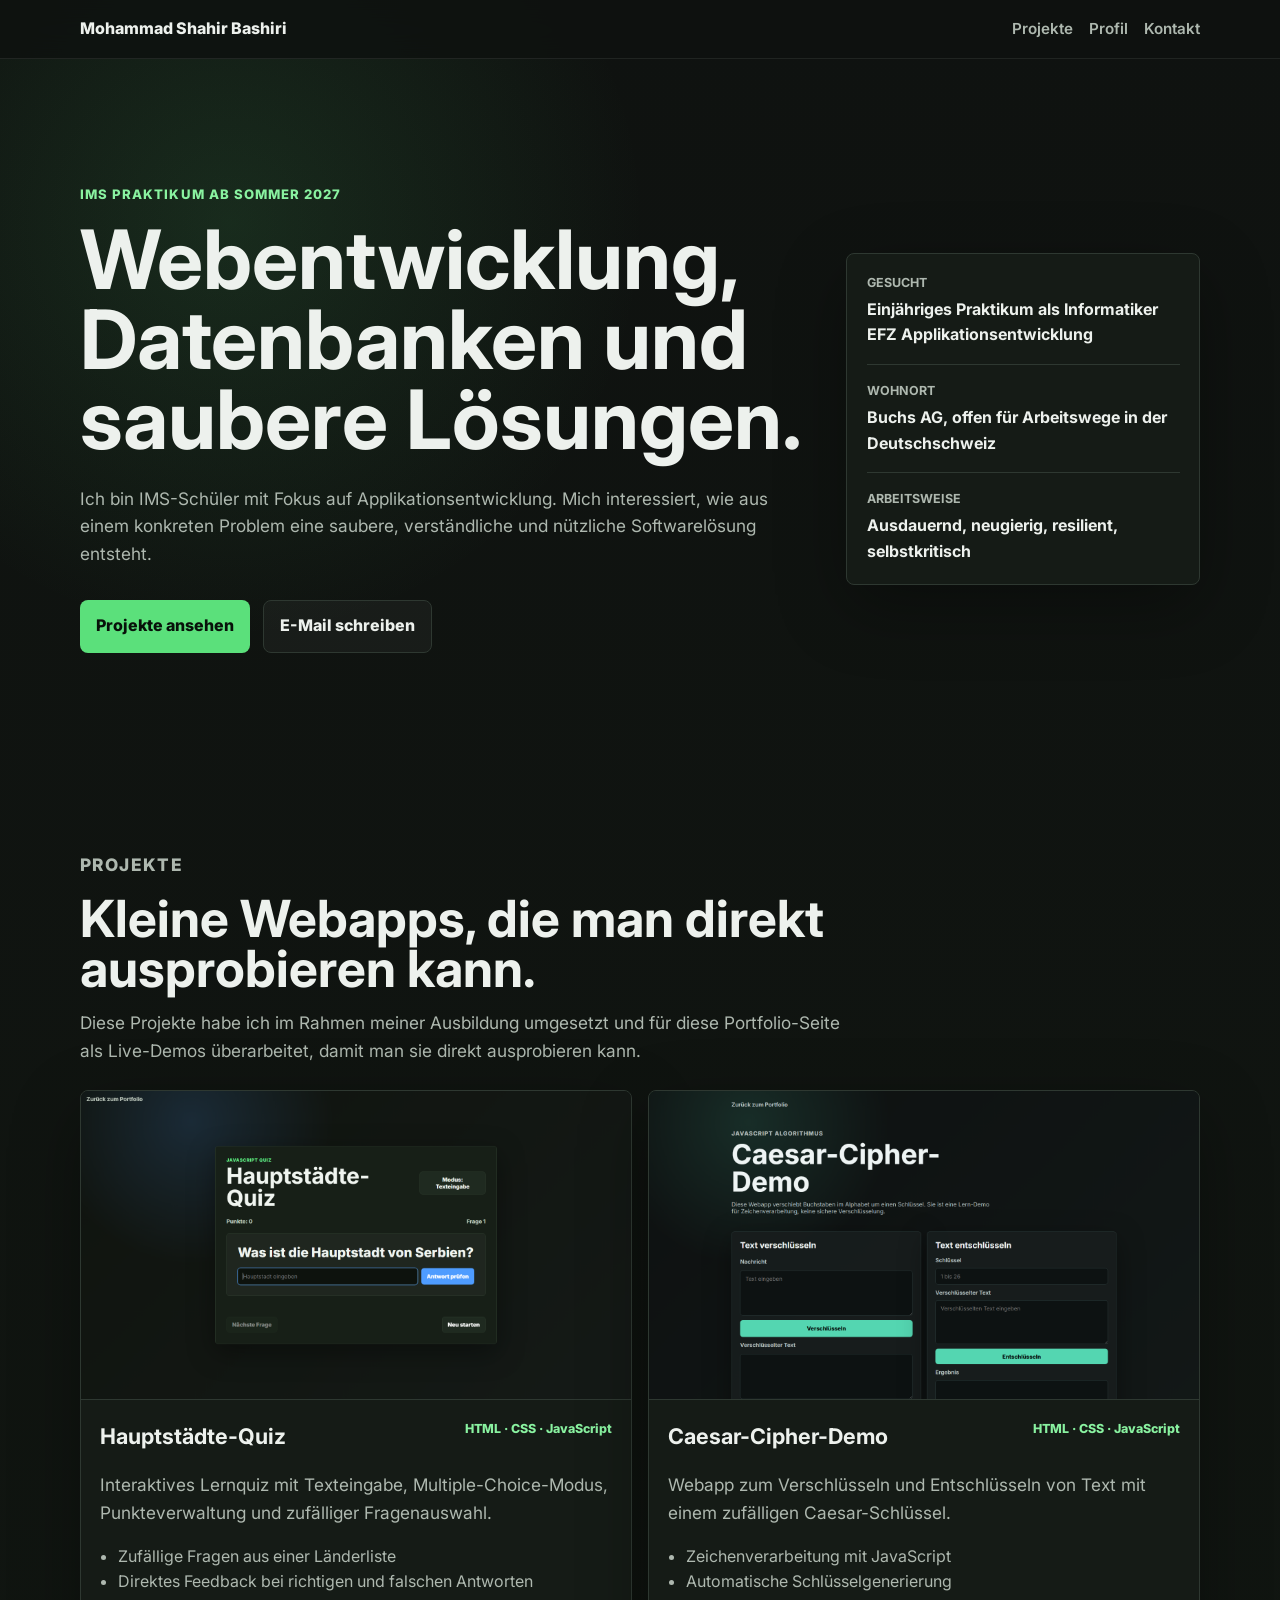
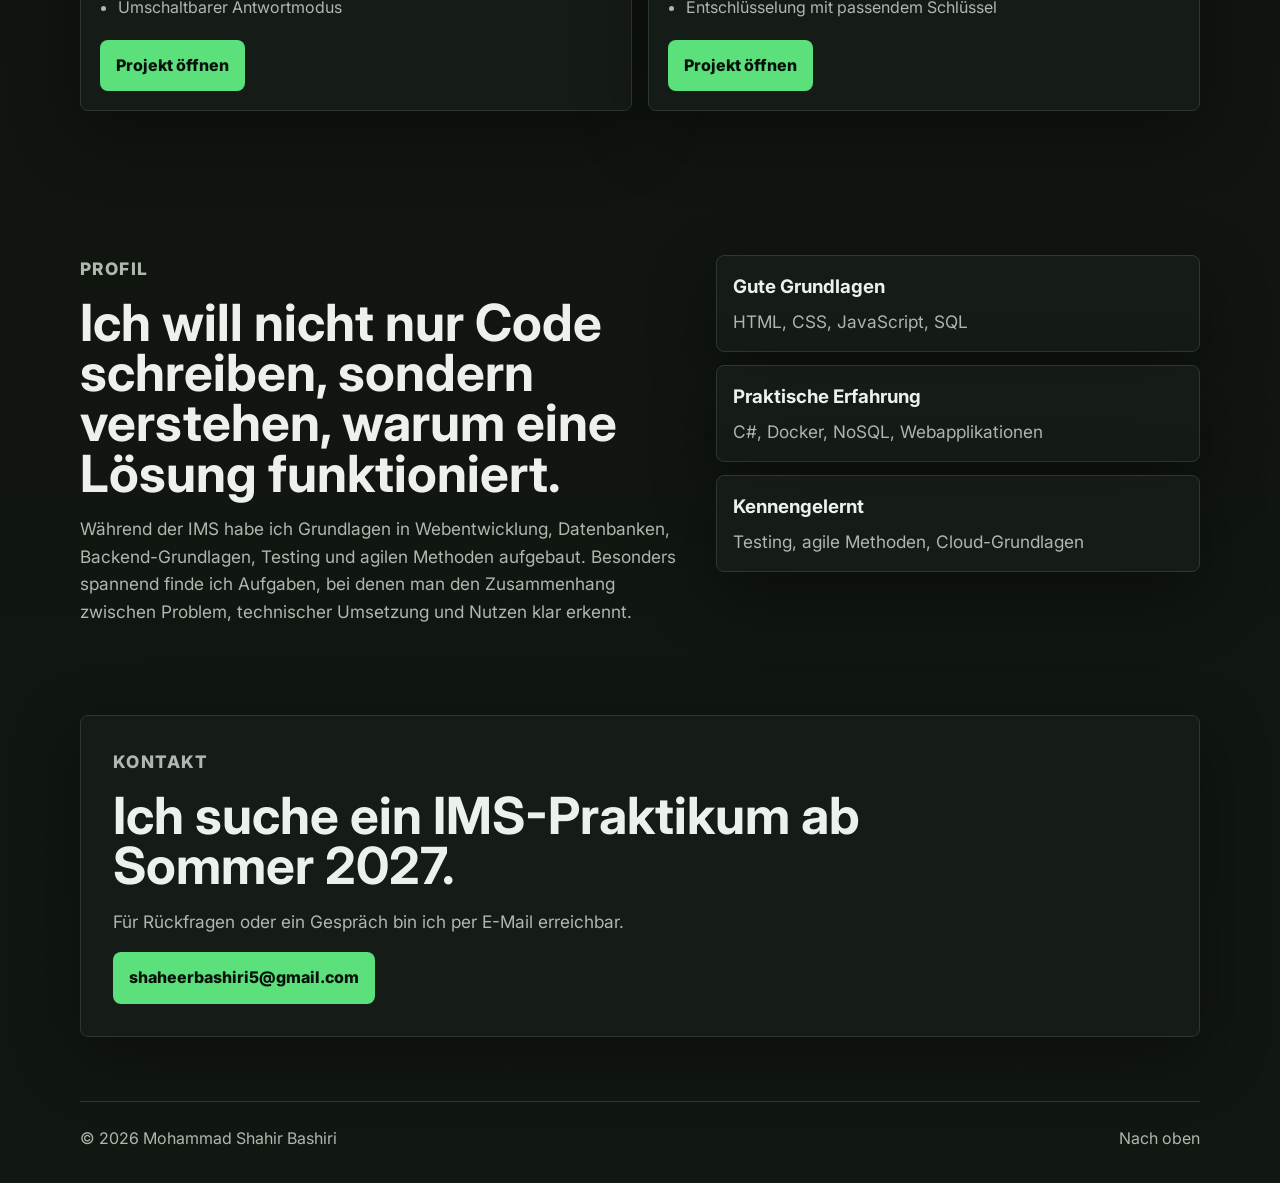
<file: index.html>
<!DOCTYPE html>
<html lang="de">
<head>
  <meta charset="UTF-8">
  <meta name="viewport" content="width=device-width, initial-scale=1.0">
  <meta name="description" content="Portfolio von Mohammad Shahir Bashiri, IMS-Schueler mit Fokus auf Applikationsentwicklung, Webentwicklung und Datenbanken.">
  <title>Mohammad Shahir Bashiri | Portfolio</title>
  <link rel="preconnect" href="https://fonts.googleapis.com">
  <link rel="preconnect" href="https://fonts.gstatic.com" crossorigin>
  <link href="https://fonts.googleapis.com/css2?family=Inter:wght@400;500;600;700;800&display=swap" rel="stylesheet">
  <link rel="stylesheet" href="style.css">
</head>
<body>
  <header class="site-header">
    <nav class="nav">
      <a class="brand" href="#start">Mohammad Shahir Bashiri</a>
      <button class="menu-button" type="button" aria-expanded="false" aria-controls="site-menu">Menü</button>
      <div class="nav-links" id="site-menu">
        <a href="#projekte">Projekte</a>
        <a href="#profil">Profil</a>
        <a href="#kontakt">Kontakt</a>
      </div>
    </nav>
  </header>

  <main>
    <section class="hero" id="start">
      <div class="hero-text">
        <p class="eyebrow">IMS Praktikum ab Sommer 2027</p>
        <h1>Webentwicklung, Datenbanken und saubere Lösungen.</h1>
        <p class="lead">
          Ich bin IMS-Schüler mit Fokus auf Applikationsentwicklung. Mich interessiert, wie aus einem konkreten Problem eine saubere, verständliche und nützliche Softwarelösung entsteht.
        </p>
        <div class="hero-actions">
          <a class="button primary" href="#projekte">Projekte ansehen</a>
          <a class="button secondary" href="mailto:shaheerbashiri5@gmail.com">E-Mail schreiben</a>
        </div>
      </div>

      <aside class="profile-panel" aria-label="Kurzprofil">
        <div>
          <span class="panel-label">Gesucht</span>
          <strong>Einjähriges Praktikum als Informatiker EFZ Applikationsentwicklung</strong>
        </div>
        <div>
          <span class="panel-label">Wohnort</span>
          <strong>Buchs AG, offen für Arbeitswege in der Deutschschweiz</strong>
        </div>
        <div>
          <span class="panel-label">Arbeitsweise</span>
          <strong>Ausdauernd, neugierig, resilient, selbstkritisch</strong>
        </div>
      </aside>
    </section>

    <section class="section" id="projekte">
      <div class="section-heading">
        <p class="eyebrow">Projekte</p>
        <h2>Kleine Webapps, die man direkt ausprobieren kann.</h2>
        <p class="section-intro">
          Diese Projekte habe ich im Rahmen meiner Ausbildung umgesetzt und für diese Portfolio-Seite als Live-Demos überarbeitet, damit man sie direkt ausprobieren kann.
        </p>
      </div>

      <div class="project-grid">
        <article class="project-card">
          <img src="assets/hauptstaedte-quiz.png" alt="Screenshot des Hauptstädte-Quiz">
          <div class="project-content">
            <div class="project-topline">
              <h3>Hauptstädte-Quiz</h3>
              <span>HTML · CSS · JavaScript</span>
            </div>
            <p>
              Interaktives Lernquiz mit Texteingabe, Multiple-Choice-Modus, Punkteverwaltung und zufälliger Fragenauswahl.
            </p>
            <ul>
              <li>Zufällige Fragen aus einer Länderliste</li>
              <li>Direktes Feedback bei richtigen und falschen Antworten</li>
              <li>Umschaltbarer Antwortmodus</li>
            </ul>
            <a class="project-link" href="projects/hauptstaedte-quiz/">Projekt öffnen</a>
          </div>
        </article>

        <article class="project-card">
          <img src="assets/caesar-cipher.png" alt="Screenshot der Caesar-Cipher-Demo">
          <div class="project-content">
            <div class="project-topline">
              <h3>Caesar-Cipher-Demo</h3>
              <span>HTML · CSS · JavaScript</span>
            </div>
            <p>
              Webapp zum Verschlüsseln und Entschlüsseln von Text mit einem zufälligen Caesar-Schlüssel.
            </p>
            <ul>
              <li>Zeichenverarbeitung mit JavaScript</li>
              <li>Automatische Schlüsselgenerierung</li>
              <li>Entschlüsselung mit passendem Schlüssel</li>
            </ul>
            <a class="project-link" href="projects/caesar-cipher/">Projekt öffnen</a>
          </div>
        </article>
      </div>
    </section>

    <section class="section split" id="profil">
      <div>
        <p class="eyebrow">Profil</p>
        <h2>Ich will nicht nur Code schreiben, sondern verstehen, warum eine Lösung funktioniert.</h2>
        <p>
          Während der IMS habe ich Grundlagen in Webentwicklung, Datenbanken, Backend-Grundlagen, Testing und agilen Methoden aufgebaut. Besonders spannend finde ich Aufgaben, bei denen man den Zusammenhang zwischen Problem, technischer Umsetzung und Nutzen klar erkennt.
        </p>
      </div>

      <div class="skill-groups">
        <div class="skill-group">
          <h3>Gute Grundlagen</h3>
          <p>HTML, CSS, JavaScript, SQL</p>
        </div>
        <div class="skill-group">
          <h3>Praktische Erfahrung</h3>
          <p>C#, Docker, NoSQL, Webapplikationen</p>
        </div>
        <div class="skill-group">
          <h3>Kennengelernt</h3>
          <p>Testing, agile Methoden, Cloud-Grundlagen</p>
        </div>
      </div>
    </section>

    <section class="section contact" id="kontakt">
      <p class="eyebrow">Kontakt</p>
      <h2>Ich suche ein IMS-Praktikum ab Sommer 2027.</h2>
      <p>
        Für Rückfragen oder ein Gespräch bin ich per E-Mail erreichbar.
      </p>
      <a class="button primary" href="mailto:shaheerbashiri5@gmail.com">shaheerbashiri5@gmail.com</a>
    </section>
  </main>

  <footer class="footer">
    <span>© 2026 Mohammad Shahir Bashiri</span>
    <a href="#start">Nach oben</a>
  </footer>

  <script src="script.js"></script>
</body>
</html>
</file>
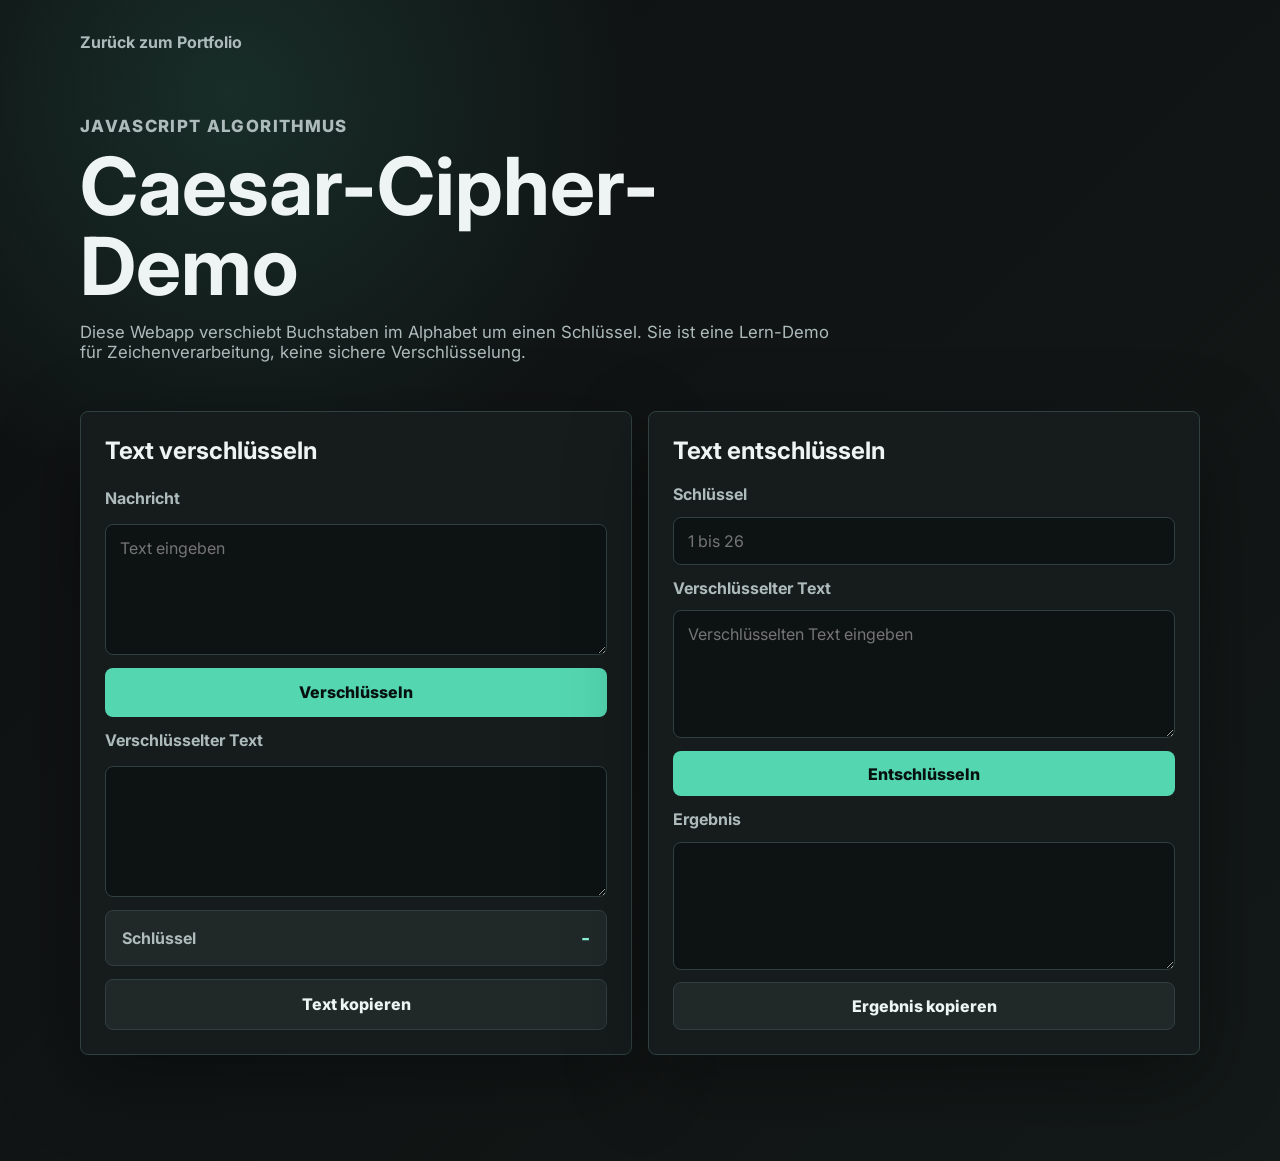
<file: projects/caesar-cipher/index.html>
<!DOCTYPE html>
<html lang="de">
<head>
  <meta charset="UTF-8">
  <meta name="viewport" content="width=device-width, initial-scale=1.0">
  <title>Caesar-Cipher-Demo | Mohammad Shahir Bashiri</title>
  <link rel="preconnect" href="https://fonts.googleapis.com">
  <link rel="preconnect" href="https://fonts.gstatic.com" crossorigin>
  <link href="https://fonts.googleapis.com/css2?family=Inter:wght@400;500;600;700;800&display=swap" rel="stylesheet">
  <link rel="stylesheet" href="style.css">
</head>
<body>
  <main class="cipher-shell">
    <a class="back-link" href="../../">Zurück zum Portfolio</a>

    <section class="intro">
      <p class="eyebrow">JavaScript Algorithmus</p>
      <h1>Caesar-Cipher-Demo</h1>
      <p>
        Diese Webapp verschiebt Buchstaben im Alphabet um einen Schlüssel. Sie ist eine Lern-Demo für Zeichenverarbeitung, keine sichere Verschlüsselung.
      </p>
    </section>

    <section class="cipher-grid">
      <form class="cipher-card" id="encodeForm">
        <h2>Text verschlüsseln</h2>
        <label for="plainText">Nachricht</label>
        <textarea id="plainText" rows="5" placeholder="Text eingeben"></textarea>
        <button type="submit">Verschlüsseln</button>

        <label for="encodedText">Verschlüsselter Text</label>
        <textarea id="encodedText" rows="5" readonly></textarea>

        <div class="key-row">
          <span>Schlüssel</span>
          <strong id="generatedKey">-</strong>
        </div>
        <button class="secondary" id="copyEncoded" type="button">Text kopieren</button>
      </form>

      <form class="cipher-card" id="decodeForm">
        <h2>Text entschlüsseln</h2>
        <label for="decodeKey">Schlüssel</label>
        <input id="decodeKey" type="number" min="1" max="26" placeholder="1 bis 26">

        <label for="cipherText">Verschlüsselter Text</label>
        <textarea id="cipherText" rows="5" placeholder="Verschlüsselten Text eingeben"></textarea>
        <button type="submit">Entschlüsseln</button>

        <label for="decodedText">Ergebnis</label>
        <textarea id="decodedText" rows="5" readonly></textarea>
        <button class="secondary" id="copyDecoded" type="button">Ergebnis kopieren</button>
      </form>
    </section>

    <p class="status" id="status"></p>
  </main>

  <script src="script.js"></script>
</body>
</html>
</file>
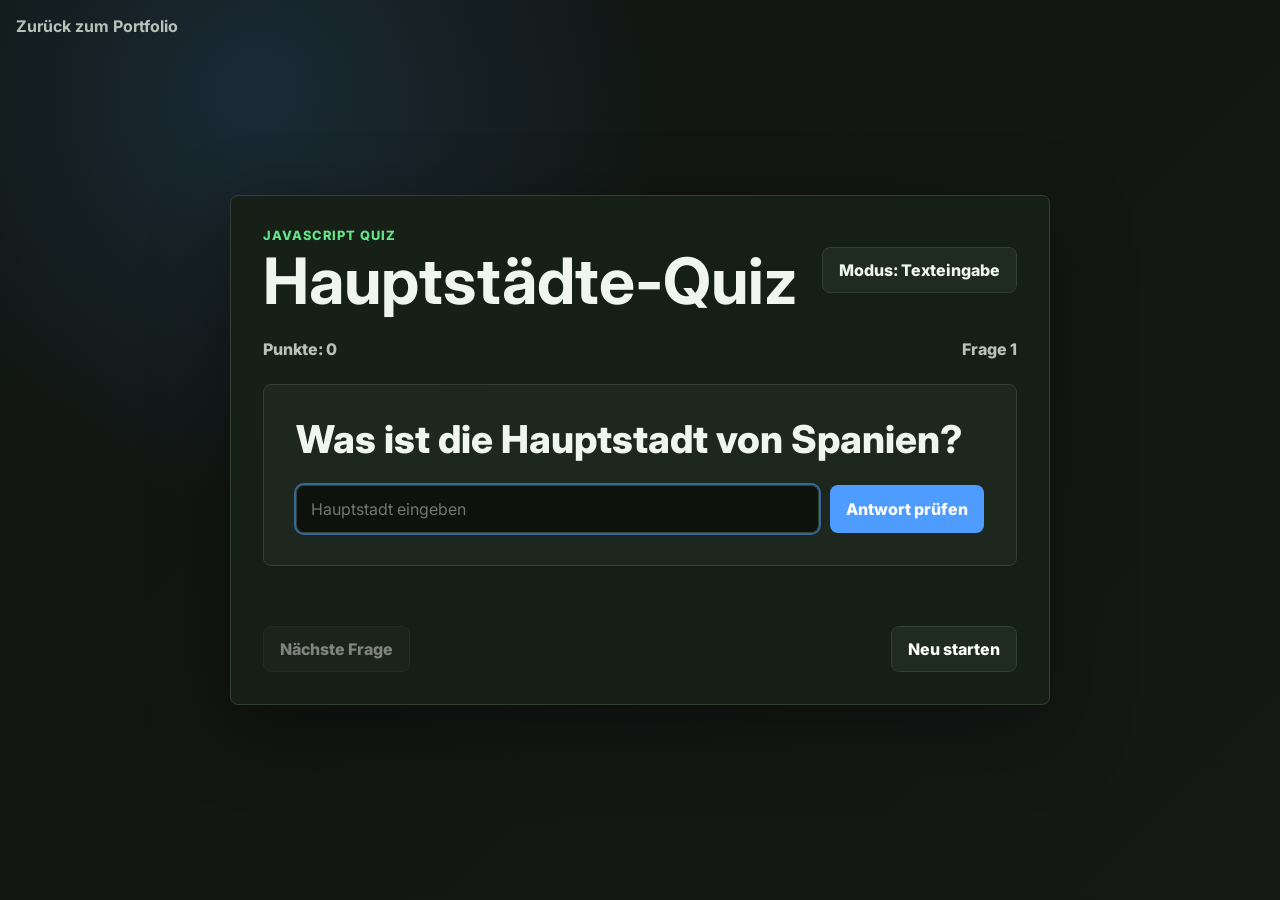
<file: projects/hauptstaedte-quiz/index.html>
<!DOCTYPE html>
<html lang="de">
<head>
  <meta charset="UTF-8">
  <meta name="viewport" content="width=device-width, initial-scale=1.0">
  <title>Hauptstädte-Quiz | Mohammad Shahir Bashiri</title>
  <link rel="preconnect" href="https://fonts.googleapis.com">
  <link rel="preconnect" href="https://fonts.gstatic.com" crossorigin>
  <link href="https://fonts.googleapis.com/css2?family=Inter:wght@400;500;600;700;800&display=swap" rel="stylesheet">
  <link rel="stylesheet" href="style.css">
</head>
<body>
  <main class="quiz-shell">
    <a class="back-link" href="../../">Zurück zum Portfolio</a>

    <section class="quiz-card">
      <div class="quiz-header">
        <div>
          <p class="eyebrow">JavaScript Quiz</p>
          <h1>Hauptstädte-Quiz</h1>
        </div>
        <button class="mode-button" id="modeButton" type="button">Modus: Texteingabe</button>
      </div>

      <div class="stats">
        <span id="score">Punkte: 0</span>
        <span id="progress">Frage 1</span>
      </div>

      <div class="question-box">
        <p id="question"></p>
        <div class="text-mode" id="textMode">
          <input type="text" id="answerInput" autocomplete="off" placeholder="Hauptstadt eingeben">
          <button id="checkButton" type="button">Antwort prüfen</button>
        </div>
        <div class="choice-grid is-hidden" id="choiceGrid"></div>
      </div>

      <p class="feedback" id="feedback"></p>

      <div class="actions">
        <button id="nextButton" type="button" disabled>Nächste Frage</button>
        <button id="restartButton" type="button">Neu starten</button>
      </div>
    </section>
  </main>

  <script src="script.js"></script>
</body>
</html>
</file>
<file: style.css>
:root {
  color-scheme: dark;
  --bg: #0f1210;
  --panel: #171c18;
  --panel-soft: #1d241f;
  --text: #edf1ed;
  --muted: #aeb8af;
  --line: #2e3831;
  --accent: #5be07b;
  --accent-strong: #89f2a0;
  --shadow: 0 22px 70px rgba(0, 0, 0, 0.32);
}

* {
  box-sizing: border-box;
}

html {
  scroll-behavior: smooth;
}

body {
  margin: 0;
  font-family: Inter, Arial, sans-serif;
  background:
    radial-gradient(circle at 18% 8%, rgba(91, 224, 123, 0.12), transparent 26rem),
    linear-gradient(180deg, #0f1210 0%, #111711 100%);
  color: var(--text);
  line-height: 1.6;
}

img {
  display: block;
  max-width: 100%;
}

a {
  color: inherit;
}

.site-header {
  position: sticky;
  top: 0;
  z-index: 20;
  border-bottom: 1px solid rgba(255, 255, 255, 0.08);
  background: rgba(15, 18, 16, 0.86);
  backdrop-filter: blur(16px);
}

.nav {
  display: flex;
  align-items: center;
  justify-content: space-between;
  gap: 1.5rem;
  width: min(1120px, calc(100% - 32px));
  margin: 0 auto;
  padding: 1rem 0;
}

.brand {
  font-weight: 800;
  text-decoration: none;
}

.nav-links {
  display: flex;
  align-items: center;
  gap: 1rem;
}

.nav-links a {
  color: var(--muted);
  font-size: 0.95rem;
  font-weight: 600;
  text-decoration: none;
}

.nav-links a:hover,
.footer a:hover {
  color: var(--accent-strong);
}

.menu-button {
  display: none;
  border: 1px solid var(--line);
  border-radius: 8px;
  background: var(--panel-soft);
  color: var(--text);
  padding: 0.55rem 0.8rem;
  font: inherit;
  font-weight: 700;
}

.hero,
.section {
  width: min(1120px, calc(100% - 32px));
  margin: 0 auto;
}

.hero {
  display: grid;
  grid-template-columns: minmax(0, 1.35fr) minmax(280px, 0.65fr);
  gap: 2rem;
  align-items: center;
  min-height: min(720px, calc(100vh - 66px));
  padding: 4.5rem 0;
}

.hero h1,
.section h2 {
  margin: 0;
  max-width: 780px;
  font-size: clamp(2.4rem, 6.4vw, 5.3rem);
  line-height: 0.98;
  letter-spacing: 0;
  overflow-wrap: normal;
  word-break: normal;
}

.section h2 {
  font-size: clamp(2rem, 4vw, 3.8rem);
}

.lead,
.section p {
  color: var(--muted);
  font-size: 1.08rem;
}

.lead {
  max-width: 720px;
  margin: 1.5rem 0 0;
}

.eyebrow {
  margin: 0 0 0.9rem;
  color: var(--accent-strong);
  font-size: 0.82rem;
  font-weight: 800;
  letter-spacing: 0.08em;
  text-transform: uppercase;
}

.hero-actions {
  display: flex;
  flex-wrap: wrap;
  gap: 0.8rem;
  margin-top: 2rem;
}

.button,
.project-link {
  display: inline-flex;
  align-items: center;
  justify-content: center;
  border-radius: 8px;
  padding: 0.8rem 1rem;
  font-weight: 800;
  text-decoration: none;
}

.button.primary,
.project-link {
  background: var(--accent);
  color: #08110a;
}

.button.secondary {
  border: 1px solid var(--line);
  color: var(--text);
  background: rgba(255, 255, 255, 0.04);
}

.button:hover,
.project-link:hover {
  transform: translateY(-1px);
}

.profile-panel,
.project-card,
.skill-group,
.contact {
  border: 1px solid var(--line);
  border-radius: 8px;
  background: rgba(23, 28, 24, 0.86);
  box-shadow: var(--shadow);
}

.profile-panel {
  display: grid;
  gap: 1rem;
  padding: 1.2rem;
}

.profile-panel div {
  border-bottom: 1px solid var(--line);
  padding-bottom: 1rem;
}

.profile-panel div:last-child {
  border-bottom: 0;
  padding-bottom: 0;
}

.panel-label {
  display: block;
  margin-bottom: 0.25rem;
  color: var(--muted);
  font-size: 0.78rem;
  font-weight: 700;
  text-transform: uppercase;
}

.profile-panel strong {
  font-size: 1rem;
}

.section {
  padding: 4.5rem 0;
}

.section-heading {
  margin-bottom: 1.6rem;
}

.section-intro {
  max-width: 760px;
  margin: 1rem 0 0;
}

.project-grid {
  display: grid;
  grid-template-columns: repeat(2, minmax(0, 1fr));
  gap: 1rem;
}

.project-card {
  overflow: hidden;
}

.project-card img {
  width: 100%;
  aspect-ratio: 16 / 9;
  object-fit: cover;
  border-bottom: 1px solid var(--line);
}

.project-content {
  padding: 1.2rem;
}

.project-topline {
  display: flex;
  align-items: start;
  justify-content: space-between;
  gap: 1rem;
}

.project-topline h3 {
  margin: 0;
  font-size: 1.35rem;
}

.project-topline span {
  color: var(--accent-strong);
  font-size: 0.78rem;
  font-weight: 800;
  white-space: nowrap;
}

.project-content ul {
  margin: 1rem 0 1.2rem;
  padding-left: 1.1rem;
  color: var(--muted);
}

.split {
  display: grid;
  grid-template-columns: minmax(0, 1fr) minmax(280px, 0.8fr);
  gap: 2rem;
  align-items: start;
}

.skill-groups {
  display: grid;
  gap: 0.8rem;
}

.skill-group {
  padding: 1rem;
}

.skill-group h3 {
  margin: 0 0 0.35rem;
}

.skill-group p {
  margin: 0;
}

.contact {
  margin-bottom: 4rem;
  padding: 2rem;
}

.contact h2 {
  margin-bottom: 1rem;
}

.footer {
  display: flex;
  justify-content: space-between;
  gap: 1rem;
  width: min(1120px, calc(100% - 32px));
  margin: 0 auto;
  border-top: 1px solid var(--line);
  padding: 1.5rem 0 2rem;
  color: var(--muted);
}

.footer a {
  text-decoration: none;
}

@media (max-width: 820px) {
  .menu-button {
    display: inline-flex;
  }

  .nav {
    align-items: flex-start;
  }

  .nav-links {
    display: none;
    position: absolute;
    top: 58px;
    right: 16px;
    left: 16px;
    flex-direction: column;
    align-items: stretch;
    border: 1px solid var(--line);
    border-radius: 8px;
    background: var(--panel);
    padding: 0.8rem;
  }

  .nav-links.is-open {
    display: flex;
  }

  .nav-links a {
    padding: 0.65rem;
  }

  .hero,
  .split,
  .project-grid {
    grid-template-columns: 1fr;
  }

  .hero {
    min-height: auto;
    padding-top: 4rem;
  }

  .project-topline {
    display: block;
  }

  .project-topline span {
    display: block;
    margin-top: 0.35rem;
    white-space: normal;
  }

  .footer {
    flex-direction: column;
  }
}

@media (max-width: 480px) {
  .hero h1 {
    font-size: clamp(1.9rem, 10vw, 2.25rem);
    line-height: 1.02;
    overflow-wrap: normal;
  }

  .hero-actions {
    display: grid;
    grid-template-columns: 1fr;
  }

  .button,
  .project-link {
    width: 100%;
  }
}
</file>
<file: projects/caesar-cipher/style.css>
:root {
  color-scheme: dark;
  --bg: #0e1111;
  --card: #171d1d;
  --card-soft: #202828;
  --text: #eef4f4;
  --muted: #aebbbb;
  --line: #304040;
  --accent: #54d6b1;
  --accent-strong: #8af0d3;
  --red: #ff7373;
}

* {
  box-sizing: border-box;
}

body {
  margin: 0;
  min-height: 100vh;
  font-family: Inter, Arial, sans-serif;
  background:
    radial-gradient(circle at 18% 8%, rgba(84, 214, 177, 0.14), transparent 26rem),
    linear-gradient(135deg, #0e1111, #131918);
  color: var(--text);
}

button,
textarea,
input {
  font: inherit;
}

.cipher-shell {
  width: min(1120px, calc(100% - 32px));
  margin: 0 auto;
  padding: 2rem 0 4rem;
}

.back-link {
  color: var(--muted);
  font-weight: 700;
  text-decoration: none;
}

.back-link:hover {
  color: var(--accent-strong);
}

.intro {
  max-width: 760px;
  padding: 4rem 0 2rem;
}

.eyebrow {
  margin: 0 0 0.6rem;
  color: var(--accent-strong);
  font-size: 0.8rem;
  font-weight: 800;
  letter-spacing: 0.08em;
  text-transform: uppercase;
}

h1 {
  margin: 0;
  font-size: clamp(2.4rem, 7vw, 5rem);
  line-height: 1;
}

.intro p,
.status {
  color: var(--muted);
  font-size: 1.05rem;
}

.cipher-grid {
  display: grid;
  grid-template-columns: repeat(2, minmax(0, 1fr));
  gap: 1rem;
}

.cipher-card {
  display: grid;
  gap: 0.8rem;
  border: 1px solid var(--line);
  border-radius: 8px;
  background: rgba(23, 29, 29, 0.94);
  box-shadow: 0 24px 80px rgba(0, 0, 0, 0.36);
  padding: clamp(1rem, 3vw, 1.5rem);
}

.cipher-card h2 {
  margin: 0 0 0.4rem;
}

label {
  color: var(--muted);
  font-weight: 700;
}

textarea,
input {
  width: 100%;
  border: 1px solid var(--line);
  border-radius: 8px;
  background: #0d1212;
  color: var(--text);
  padding: 0.8rem 0.9rem;
}

textarea {
  resize: vertical;
}

textarea:focus,
input:focus {
  outline: 2px solid rgba(84, 214, 177, 0.5);
}

button {
  border: 0;
  border-radius: 8px;
  background: var(--accent);
  color: #06100d;
  cursor: pointer;
  font-weight: 800;
  padding: 0.8rem 1rem;
}

button.secondary {
  border: 1px solid var(--line);
  background: var(--card-soft);
  color: var(--text);
}

button:hover {
  transform: translateY(-1px);
}

.key-row {
  display: flex;
  align-items: center;
  justify-content: space-between;
  gap: 1rem;
  border: 1px solid var(--line);
  border-radius: 8px;
  background: var(--card-soft);
  padding: 0.85rem 1rem;
}

.key-row span {
  color: var(--muted);
  font-weight: 700;
}

.key-row strong {
  color: var(--accent-strong);
  font-size: 1.25rem;
}

.status {
  min-height: 1.6rem;
  margin: 1rem 0 0;
  font-weight: 800;
}

.status.error {
  color: var(--red);
}

.status.good {
  color: var(--accent-strong);
}

@media (max-width: 760px) {
  .cipher-grid {
    grid-template-columns: 1fr;
  }

  .intro {
    padding-top: 3rem;
  }
}
</file>
<file: projects/hauptstaedte-quiz/style.css>
:root {
  color-scheme: dark;
  --bg: #10140f;
  --card: #172017;
  --card-soft: #1f2a20;
  --text: #f0f5f0;
  --muted: #b8c3b8;
  --line: #314031;
  --blue: #4e9cff;
  --green: #65e589;
  --red: #ff6d6d;
}

* {
  box-sizing: border-box;
}

body {
  margin: 0;
  min-height: 100vh;
  font-family: Inter, Arial, sans-serif;
  background:
    radial-gradient(circle at 20% 10%, rgba(78, 156, 255, 0.16), transparent 26rem),
    linear-gradient(135deg, #10140f, #151a17);
  color: var(--text);
}

button,
input {
  font: inherit;
}

.quiz-shell {
  display: grid;
  place-items: center;
  min-height: 100vh;
  padding: 2rem 1rem;
}

.back-link {
  position: fixed;
  top: 1rem;
  left: 1rem;
  color: var(--muted);
  font-weight: 700;
  text-decoration: none;
}

.back-link:hover {
  color: var(--green);
}

.quiz-card {
  width: min(820px, 100%);
  border: 1px solid var(--line);
  border-radius: 8px;
  background: rgba(23, 32, 23, 0.94);
  box-shadow: 0 24px 80px rgba(0, 0, 0, 0.38);
  padding: clamp(1rem, 4vw, 2rem);
}

.quiz-header,
.stats,
.actions {
  display: flex;
  align-items: center;
  justify-content: space-between;
  gap: 1rem;
}

.eyebrow {
  margin: 0 0 0.4rem;
  color: var(--green);
  font-size: 0.8rem;
  font-weight: 800;
  letter-spacing: 0.08em;
  text-transform: uppercase;
}

h1 {
  margin: 0;
  font-size: clamp(2rem, 6vw, 4rem);
  line-height: 1;
}

.mode-button,
.actions button,
#checkButton,
.choice-grid button {
  border: 0;
  border-radius: 8px;
  background: var(--blue);
  color: white;
  cursor: pointer;
  font-weight: 800;
  padding: 0.75rem 1rem;
}

.mode-button {
  background: var(--card-soft);
  border: 1px solid var(--line);
  color: var(--text);
}

.stats {
  margin: 1.6rem 0;
  color: var(--muted);
  font-weight: 800;
}

.question-box {
  border: 1px solid var(--line);
  border-radius: 8px;
  background: rgba(255, 255, 255, 0.035);
  padding: clamp(1rem, 4vw, 2rem);
}

#question {
  margin: 0 0 1.4rem;
  font-size: clamp(1.45rem, 4vw, 2.4rem);
  font-weight: 800;
  line-height: 1.18;
}

.text-mode {
  display: grid;
  grid-template-columns: minmax(0, 1fr) auto;
  gap: 0.7rem;
}

#answerInput {
  min-width: 0;
  border: 1px solid var(--line);
  border-radius: 8px;
  background: #0d120d;
  color: var(--text);
  padding: 0.8rem 0.9rem;
}

#answerInput:focus {
  outline: 2px solid rgba(78, 156, 255, 0.55);
}

.choice-grid {
  display: grid;
  grid-template-columns: repeat(2, minmax(0, 1fr));
  gap: 0.7rem;
}

.choice-grid button {
  background: var(--card-soft);
  border: 1px solid var(--line);
  color: var(--text);
  text-align: left;
}

.choice-grid button.correct {
  border-color: var(--green);
  background: rgba(101, 229, 137, 0.18);
}

.choice-grid button.wrong {
  border-color: var(--red);
  background: rgba(255, 109, 109, 0.16);
}

.feedback {
  min-height: 1.8rem;
  margin: 1rem 0;
  color: var(--muted);
  font-weight: 800;
}

.feedback.good {
  color: var(--green);
}

.feedback.bad {
  color: var(--red);
}

.actions button {
  background: var(--card-soft);
  border: 1px solid var(--line);
}

.actions button:disabled {
  cursor: not-allowed;
  opacity: 0.45;
}

.is-hidden {
  display: none;
}

@media (max-width: 680px) {
  .quiz-header,
  .stats,
  .actions,
  .text-mode {
    align-items: stretch;
    flex-direction: column;
    grid-template-columns: 1fr;
  }

  .choice-grid {
    grid-template-columns: 1fr;
  }

  .back-link {
    position: static;
    justify-self: start;
    margin-bottom: 1rem;
  }
}
</file>
